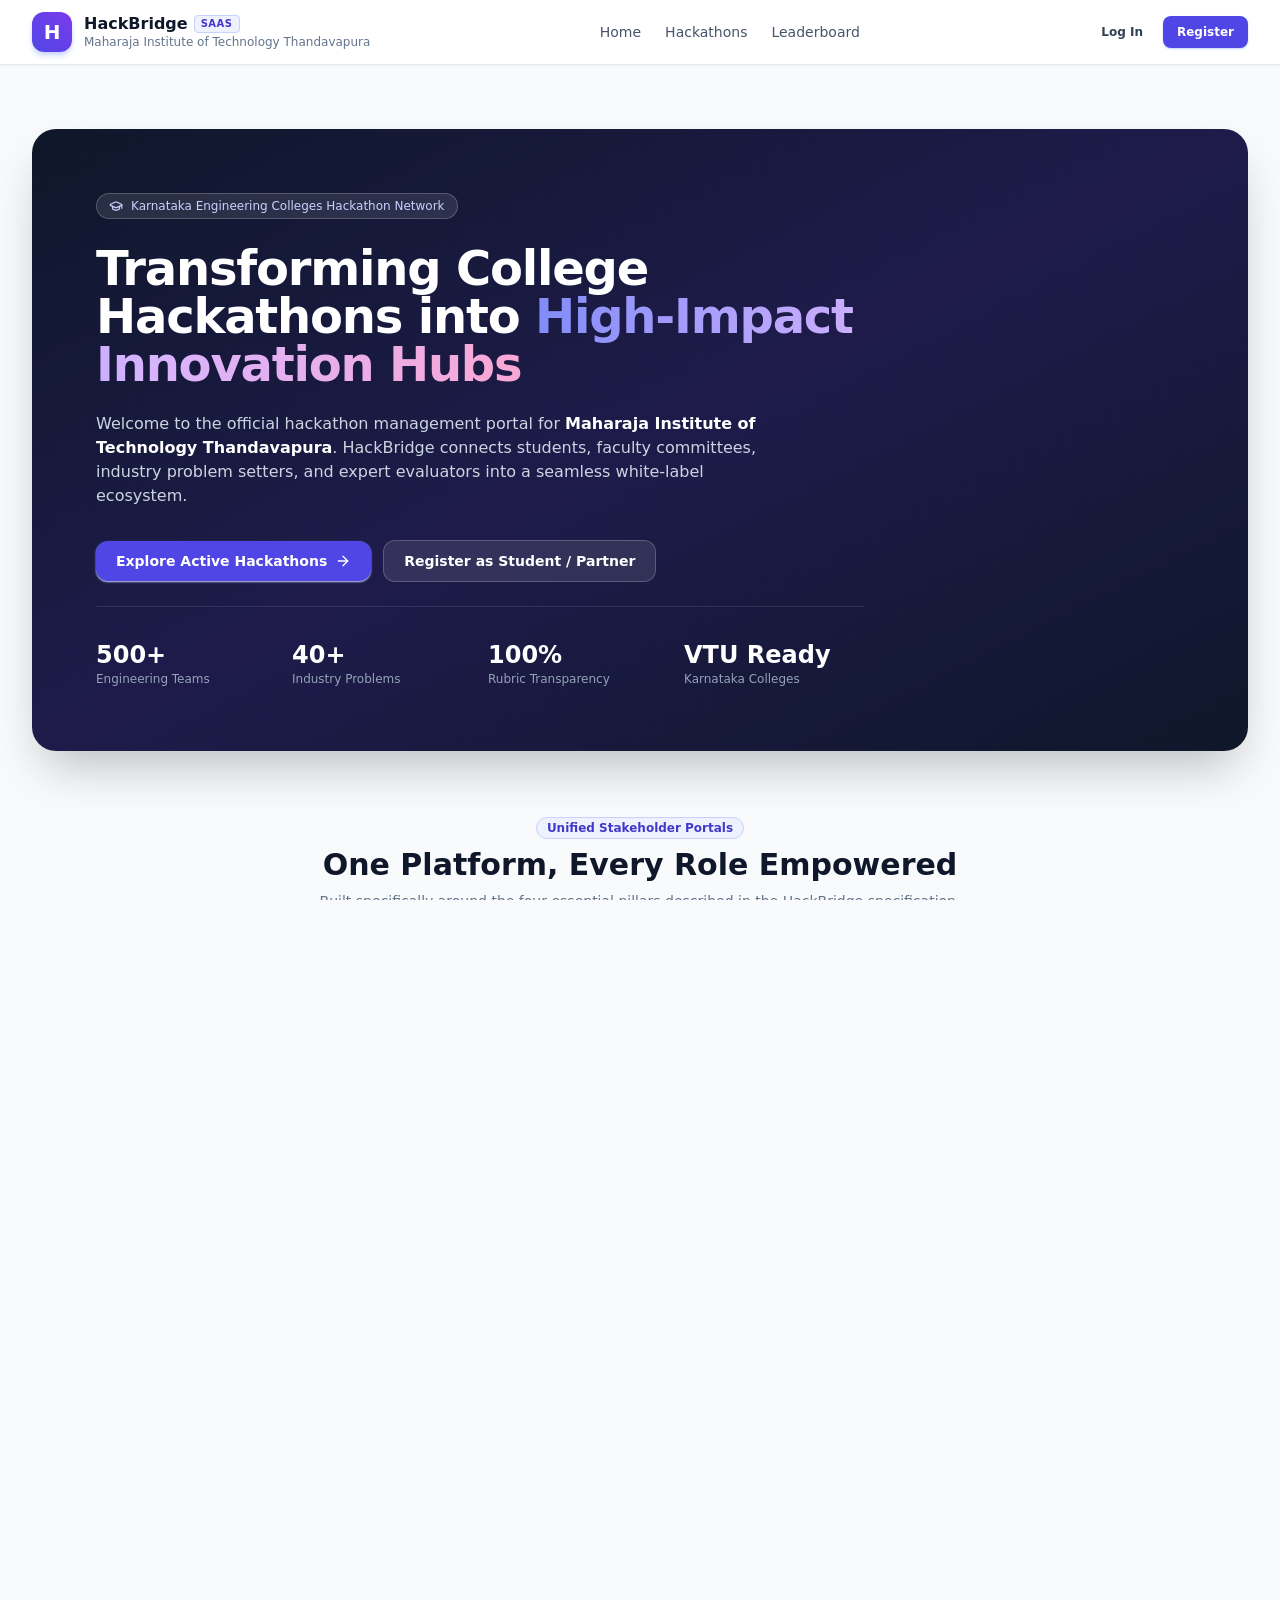
<file: static/index.html>
<!doctype html>
<html lang="en">
  <head>
    <meta charset="UTF-8" />
    <link rel="icon" type="image/svg+xml" href="/vite.svg" />
    <meta name="viewport" content="width=device-width, initial-scale=1.0" />
    <title>HackBridge - Multi-Stakeholder Hackathon Platform</title>
    <link rel="preconnect" href="https://fonts.googleapis.com">
    <link rel="preconnect" href="https://fonts.gstatic.com" crossorigin>
    <link href="https://fonts.googleapis.com/css2?family=Inter:wght@300;400;500;600;700;800&display=swap" rel="stylesheet">
    <script>
      (function() {
        function signalStreamlitReady() {
          try {
            if (window.parent && window.parent !== window) {
              window.parent.postMessage({
                isStreamlitMessage: true,
                type: "streamlit:componentReady",
                apiVersion: 1
              }, "*");
              window.parent.postMessage({
                isStreamlitMessage: true,
                type: "streamlit:setFrameHeight",
                height: Math.max(window.innerHeight, 1080)
              }, "*");
            }
          } catch (e) {}
        }
        signalStreamlitReady();
        window.addEventListener("DOMContentLoaded", signalStreamlitReady);
        window.addEventListener("load", signalStreamlitReady);
        setTimeout(signalStreamlitReady, 50);
        setTimeout(signalStreamlitReady, 200);
        setTimeout(signalStreamlitReady, 600);
        setTimeout(signalStreamlitReady, 1200);

        // Auto-focus window on mouseenter/load so wheel scroll works immediately
        window.addEventListener("mouseenter", function() { window.focus(); });
        window.addEventListener("mouseover", function() {
          if (document.activeElement === document.body || !document.activeElement) {
            window.focus();
          }
        });
        window.addEventListener("load", function() { window.focus(); });

        // Listen for scroll messages from Streamlit parent if forwarded
        window.addEventListener("message", function(event) {
          if (event.data && event.data.type === "hackbridge:scroll") {
            window.scrollBy({ top: event.data.deltaY || 0, behavior: "auto" });
          }
        });
      })();
    </script>
    <style>
      html, body {
        height: 100%;
        width: 100%;
        margin: 0;
        padding: 0;
        overflow-y: auto !important;
        overflow-x: hidden !important;
        scroll-behavior: smooth;
        -webkit-overflow-scrolling: touch;
      }
      #root {
        min-height: 100%;
        display: flex;
        flex-direction: column;
      }
    </style>
    <script type="module" crossorigin src="./assets/index-BDeQpKed.js"></script>
    <link rel="stylesheet" crossorigin href="./assets/index-DcHIK514.css">
  </head>
  <body class="bg-slate-50 text-slate-900 antialiased font-sans">
    <div id="root"></div>
  </body>
</html>
</file>
<file: static/assets/index-DcHIK514.css>
*,:before,:after{--tw-border-spacing-x: 0;--tw-border-spacing-y: 0;--tw-translate-x: 0;--tw-translate-y: 0;--tw-rotate: 0;--tw-skew-x: 0;--tw-skew-y: 0;--tw-scale-x: 1;--tw-scale-y: 1;--tw-pan-x: ;--tw-pan-y: ;--tw-pinch-zoom: ;--tw-scroll-snap-strictness: proximity;--tw-gradient-from-position: ;--tw-gradient-via-position: ;--tw-gradient-to-position: ;--tw-ordinal: ;--tw-slashed-zero: ;--tw-numeric-figure: ;--tw-numeric-spacing: ;--tw-numeric-fraction: ;--tw-ring-inset: ;--tw-ring-offset-width: 0px;--tw-ring-offset-color: #fff;--tw-ring-color: rgb(59 130 246 / .5);--tw-ring-offset-shadow: 0 0 #0000;--tw-ring-shadow: 0 0 #0000;--tw-shadow: 0 0 #0000;--tw-shadow-colored: 0 0 #0000;--tw-blur: ;--tw-brightness: ;--tw-contrast: ;--tw-grayscale: ;--tw-hue-rotate: ;--tw-invert: ;--tw-saturate: ;--tw-sepia: ;--tw-drop-shadow: ;--tw-backdrop-blur: ;--tw-backdrop-brightness: ;--tw-backdrop-contrast: ;--tw-backdrop-grayscale: ;--tw-backdrop-hue-rotate: ;--tw-backdrop-invert: ;--tw-backdrop-opacity: ;--tw-backdrop-saturate: ;--tw-backdrop-sepia: ;--tw-contain-size: ;--tw-contain-layout: ;--tw-contain-paint: ;--tw-contain-style: }::backdrop{--tw-border-spacing-x: 0;--tw-border-spacing-y: 0;--tw-translate-x: 0;--tw-translate-y: 0;--tw-rotate: 0;--tw-skew-x: 0;--tw-skew-y: 0;--tw-scale-x: 1;--tw-scale-y: 1;--tw-pan-x: ;--tw-pan-y: ;--tw-pinch-zoom: ;--tw-scroll-snap-strictness: proximity;--tw-gradient-from-position: ;--tw-gradient-via-position: ;--tw-gradient-to-position: ;--tw-ordinal: ;--tw-slashed-zero: ;--tw-numeric-figure: ;--tw-numeric-spacing: ;--tw-numeric-fraction: ;--tw-ring-inset: ;--tw-ring-offset-width: 0px;--tw-ring-offset-color: #fff;--tw-ring-color: rgb(59 130 246 / .5);--tw-ring-offset-shadow: 0 0 #0000;--tw-ring-shadow: 0 0 #0000;--tw-shadow: 0 0 #0000;--tw-shadow-colored: 0 0 #0000;--tw-blur: ;--tw-brightness: ;--tw-contrast: ;--tw-grayscale: ;--tw-hue-rotate: ;--tw-invert: ;--tw-saturate: ;--tw-sepia: ;--tw-drop-shadow: ;--tw-backdrop-blur: ;--tw-backdrop-brightness: ;--tw-backdrop-contrast: ;--tw-backdrop-grayscale: ;--tw-backdrop-hue-rotate: ;--tw-backdrop-invert: ;--tw-backdrop-opacity: ;--tw-backdrop-saturate: ;--tw-backdrop-sepia: ;--tw-contain-size: ;--tw-contain-layout: ;--tw-contain-paint: ;--tw-contain-style: }*,:before,:after{box-sizing:border-box;border-width:0;border-style:solid;border-color:#e5e7eb}:before,:after{--tw-content: ""}html,:host{line-height:1.5;-webkit-text-size-adjust:100%;-moz-tab-size:4;-o-tab-size:4;tab-size:4;font-family:ui-sans-serif,system-ui,sans-serif,"Apple Color Emoji","Segoe UI Emoji",Segoe UI Symbol,"Noto Color Emoji";font-feature-settings:normal;font-variation-settings:normal;-webkit-tap-highlight-color:transparent}body{margin:0;line-height:inherit}hr{height:0;color:inherit;border-top-width:1px}abbr:where([title]){-webkit-text-decoration:underline dotted;text-decoration:underline dotted}h1,h2,h3,h4,h5,h6{font-size:inherit;font-weight:inherit}a{color:inherit;text-decoration:inherit}b,strong{font-weight:bolder}code,kbd,samp,pre{font-family:ui-monospace,SFMono-Regular,Menlo,Monaco,Consolas,Liberation Mono,Courier New,monospace;font-feature-settings:normal;font-variation-settings:normal;font-size:1em}small{font-size:80%}sub,sup{font-size:75%;line-height:0;position:relative;vertical-align:baseline}sub{bottom:-.25em}sup{top:-.5em}table{text-indent:0;border-color:inherit;border-collapse:collapse}button,input,optgroup,select,textarea{font-family:inherit;font-feature-settings:inherit;font-variation-settings:inherit;font-size:100%;font-weight:inherit;line-height:inherit;letter-spacing:inherit;color:inherit;margin:0;padding:0}button,select{text-transform:none}button,input:where([type=button]),input:where([type=reset]),input:where([type=submit]){-webkit-appearance:button;background-color:transparent;background-image:none}:-moz-focusring{outline:auto}:-moz-ui-invalid{box-shadow:none}progress{vertical-align:baseline}::-webkit-inner-spin-button,::-webkit-outer-spin-button{height:auto}[type=search]{-webkit-appearance:textfield;outline-offset:-2px}::-webkit-search-decoration{-webkit-appearance:none}::-webkit-file-upload-button{-webkit-appearance:button;font:inherit}summary{display:list-item}blockquote,dl,dd,h1,h2,h3,h4,h5,h6,hr,figure,p,pre{margin:0}fieldset{margin:0;padding:0}legend{padding:0}ol,ul,menu{list-style:none;margin:0;padding:0}dialog{padding:0}textarea{resize:vertical}input::-moz-placeholder,textarea::-moz-placeholder{opacity:1;color:#9ca3af}input::placeholder,textarea::placeholder{opacity:1;color:#9ca3af}button,[role=button]{cursor:pointer}:disabled{cursor:default}img,svg,video,canvas,audio,iframe,embed,object{display:block;vertical-align:middle}img,video{max-width:100%;height:auto}[hidden]:where(:not([hidden=until-found])){display:none}.pointer-events-none{pointer-events:none}.visible{visibility:visible}.static{position:static}.fixed{position:fixed}.absolute{position:absolute}.relative{position:relative}.sticky{position:sticky}.inset-0{top:0;right:0;bottom:0;left:0}.-left-\[31px\]{left:-31px}.-top-4{top:-1rem}.-top-5{top:-1.25rem}.left-0{left:0}.left-1\/2{left:50%}.left-3{left:.75rem}.right-0{right:0}.right-1{right:.25rem}.top-0{top:0}.top-1{top:.25rem}.top-2\.5{top:.625rem}.isolate{isolation:isolate}.z-10{z-index:10}.z-30{z-index:30}.z-40{z-index:40}.z-50{z-index:50}.order-1{order:1}.order-2{order:2}.order-3{order:3}.mx-auto{margin-left:auto;margin-right:auto}.-mt-2{margin-top:-.5rem}.-mt-4{margin-top:-1rem}.mb-0\.5{margin-bottom:.125rem}.mb-1{margin-bottom:.25rem}.mb-1\.5{margin-bottom:.375rem}.mb-2{margin-bottom:.5rem}.mb-2\.5{margin-bottom:.625rem}.mb-3{margin-bottom:.75rem}.mb-4{margin-bottom:1rem}.mb-5{margin-bottom:1.25rem}.mb-6{margin-bottom:1.5rem}.ml-1{margin-left:.25rem}.ml-3{margin-left:.75rem}.mr-1{margin-right:.25rem}.mr-1\.5{margin-right:.375rem}.mt-0\.5{margin-top:.125rem}.mt-1{margin-top:.25rem}.mt-1\.5{margin-top:.375rem}.mt-2{margin-top:.5rem}.mt-3{margin-top:.75rem}.mt-4{margin-top:1rem}.mt-6{margin-top:1.5rem}.line-clamp-1{overflow:hidden;display:-webkit-box;-webkit-box-orient:vertical;-webkit-line-clamp:1}.line-clamp-2{overflow:hidden;display:-webkit-box;-webkit-box-orient:vertical;-webkit-line-clamp:2}.line-clamp-3{overflow:hidden;display:-webkit-box;-webkit-box-orient:vertical;-webkit-line-clamp:3}.block{display:block}.inline-block{display:inline-block}.inline{display:inline}.flex{display:flex}.inline-flex{display:inline-flex}.table{display:table}.grid{display:grid}.hidden{display:none}.h-1{height:.25rem}.h-10{height:2.5rem}.h-11{height:2.75rem}.h-12{height:3rem}.h-14{height:3.5rem}.h-16{height:4rem}.h-2{height:.5rem}.h-2\.5{height:.625rem}.h-20{height:5rem}.h-3{height:.75rem}.h-3\.5{height:.875rem}.h-4{height:1rem}.h-5{height:1.25rem}.h-6{height:1.5rem}.h-7{height:1.75rem}.h-8{height:2rem}.h-9{height:2.25rem}.h-96{height:24rem}.h-\[18px\]{height:18px}.h-full{height:100%}.max-h-80{max-height:20rem}.max-h-96{max-height:24rem}.max-h-\[75vh\]{max-height:75vh}.max-h-\[90vh\]{max-height:90vh}.min-h-\[400px\]{min-height:400px}.min-h-\[60vh\]{min-height:60vh}.min-h-\[70vh\]{min-height:70vh}.min-h-\[75vh\]{min-height:75vh}.min-h-\[80vh\]{min-height:80vh}.min-h-\[85vh\]{min-height:85vh}.min-h-\[calc\(100vh-4rem\)\]{min-height:calc(100vh - 4rem)}.min-h-screen{min-height:100vh}.w-10{width:2.5rem}.w-11{width:2.75rem}.w-12{width:3rem}.w-14{width:3.5rem}.w-16{width:4rem}.w-2{width:.5rem}.w-2\.5{width:.625rem}.w-20{width:5rem}.w-3{width:.75rem}.w-3\.5{width:.875rem}.w-4{width:1rem}.w-48{width:12rem}.w-5{width:1.25rem}.w-52{width:13rem}.w-56{width:14rem}.w-6{width:1.5rem}.w-60{width:15rem}.w-64{width:16rem}.w-7{width:1.75rem}.w-8{width:2rem}.w-80{width:20rem}.w-9{width:2.25rem}.w-96{width:24rem}.w-full{width:100%}.w-px{width:1px}.min-w-0{min-width:0px}.min-w-\[18px\]{min-width:18px}.min-w-\[200px\]{min-width:200px}.min-w-\[220px\]{min-width:220px}.max-w-2xl{max-width:42rem}.max-w-3xl{max-width:48rem}.max-w-4xl{max-width:56rem}.max-w-5xl{max-width:64rem}.max-w-6xl{max-width:72rem}.max-w-7xl{max-width:80rem}.max-w-\[120px\]{max-width:120px}.max-w-\[200px\]{max-width:200px}.max-w-lg{max-width:32rem}.max-w-md{max-width:28rem}.max-w-sm{max-width:24rem}.max-w-xl{max-width:36rem}.max-w-xs{max-width:20rem}.flex-1{flex:1 1 0%}.flex-shrink-0,.shrink-0{flex-shrink:0}.-translate-x-1\/2{--tw-translate-x: -50%;transform:translate(var(--tw-translate-x),var(--tw-translate-y)) rotate(var(--tw-rotate)) skew(var(--tw-skew-x)) skewY(var(--tw-skew-y)) scaleX(var(--tw-scale-x)) scaleY(var(--tw-scale-y))}.scale-\[0\.99\]{--tw-scale-x: .99;--tw-scale-y: .99;transform:translate(var(--tw-translate-x),var(--tw-translate-y)) rotate(var(--tw-rotate)) skew(var(--tw-skew-x)) skewY(var(--tw-skew-y)) scaleX(var(--tw-scale-x)) scaleY(var(--tw-scale-y))}@keyframes pulse{50%{opacity:.5}}.animate-pulse{animation:pulse 2s cubic-bezier(.4,0,.6,1) infinite}@keyframes spin{to{transform:rotate(360deg)}}.animate-spin{animation:spin 1s linear infinite}.cursor-not-allowed{cursor:not-allowed}.cursor-pointer{cursor:pointer}.select-none{-webkit-user-select:none;-moz-user-select:none;user-select:none}.list-inside{list-style-position:inside}.list-disc{list-style-type:disc}.grid-cols-1{grid-template-columns:repeat(1,minmax(0,1fr))}.grid-cols-2{grid-template-columns:repeat(2,minmax(0,1fr))}.grid-cols-3{grid-template-columns:repeat(3,minmax(0,1fr))}.grid-cols-4{grid-template-columns:repeat(4,minmax(0,1fr))}.flex-row{flex-direction:row}.flex-col{flex-direction:column}.flex-wrap{flex-wrap:wrap}.items-start{align-items:flex-start}.items-end{align-items:flex-end}.items-center{align-items:center}.items-baseline{align-items:baseline}.justify-end{justify-content:flex-end}.justify-center{justify-content:center}.justify-between{justify-content:space-between}.gap-0\.5{gap:.125rem}.gap-1{gap:.25rem}.gap-1\.5{gap:.375rem}.gap-2{gap:.5rem}.gap-2\.5{gap:.625rem}.gap-3{gap:.75rem}.gap-4{gap:1rem}.gap-5{gap:1.25rem}.gap-6{gap:1.5rem}.gap-8{gap:2rem}.gap-x-3{-moz-column-gap:.75rem;column-gap:.75rem}.gap-x-4{-moz-column-gap:1rem;column-gap:1rem}.gap-x-6{-moz-column-gap:1.5rem;column-gap:1.5rem}.gap-y-1{row-gap:.25rem}.gap-y-1\.5{row-gap:.375rem}.space-y-0\.5>:not([hidden])~:not([hidden]){--tw-space-y-reverse: 0;margin-top:calc(.125rem * calc(1 - var(--tw-space-y-reverse)));margin-bottom:calc(.125rem * var(--tw-space-y-reverse))}.space-y-1>:not([hidden])~:not([hidden]){--tw-space-y-reverse: 0;margin-top:calc(.25rem * calc(1 - var(--tw-space-y-reverse)));margin-bottom:calc(.25rem * var(--tw-space-y-reverse))}.space-y-1\.5>:not([hidden])~:not([hidden]){--tw-space-y-reverse: 0;margin-top:calc(.375rem * calc(1 - var(--tw-space-y-reverse)));margin-bottom:calc(.375rem * var(--tw-space-y-reverse))}.space-y-16>:not([hidden])~:not([hidden]){--tw-space-y-reverse: 0;margin-top:calc(4rem * calc(1 - var(--tw-space-y-reverse)));margin-bottom:calc(4rem * var(--tw-space-y-reverse))}.space-y-2>:not([hidden])~:not([hidden]){--tw-space-y-reverse: 0;margin-top:calc(.5rem * calc(1 - var(--tw-space-y-reverse)));margin-bottom:calc(.5rem * var(--tw-space-y-reverse))}.space-y-3>:not([hidden])~:not([hidden]){--tw-space-y-reverse: 0;margin-top:calc(.75rem * calc(1 - var(--tw-space-y-reverse)));margin-bottom:calc(.75rem * var(--tw-space-y-reverse))}.space-y-4>:not([hidden])~:not([hidden]){--tw-space-y-reverse: 0;margin-top:calc(1rem * calc(1 - var(--tw-space-y-reverse)));margin-bottom:calc(1rem * var(--tw-space-y-reverse))}.space-y-5>:not([hidden])~:not([hidden]){--tw-space-y-reverse: 0;margin-top:calc(1.25rem * calc(1 - var(--tw-space-y-reverse)));margin-bottom:calc(1.25rem * var(--tw-space-y-reverse))}.space-y-6>:not([hidden])~:not([hidden]){--tw-space-y-reverse: 0;margin-top:calc(1.5rem * calc(1 - var(--tw-space-y-reverse)));margin-bottom:calc(1.5rem * var(--tw-space-y-reverse))}.space-y-8>:not([hidden])~:not([hidden]){--tw-space-y-reverse: 0;margin-top:calc(2rem * calc(1 - var(--tw-space-y-reverse)));margin-bottom:calc(2rem * var(--tw-space-y-reverse))}.divide-y>:not([hidden])~:not([hidden]){--tw-divide-y-reverse: 0;border-top-width:calc(1px * calc(1 - var(--tw-divide-y-reverse)));border-bottom-width:calc(1px * var(--tw-divide-y-reverse))}.divide-slate-100>:not([hidden])~:not([hidden]){--tw-divide-opacity: 1;border-color:rgb(241 245 249 / var(--tw-divide-opacity, 1))}.self-center{align-self:center}.overflow-hidden{overflow:hidden}.overflow-x-auto{overflow-x:auto}.overflow-y-auto{overflow-y:auto}.truncate{overflow:hidden;text-overflow:ellipsis;white-space:nowrap}.whitespace-nowrap{white-space:nowrap}.whitespace-pre-line{white-space:pre-line}.whitespace-pre-wrap{white-space:pre-wrap}.break-words{overflow-wrap:break-word}.rounded{border-radius:.25rem}.rounded-2xl{border-radius:1rem}.rounded-3xl{border-radius:1.5rem}.rounded-full{border-radius:9999px}.rounded-lg{border-radius:.5rem}.rounded-md{border-radius:.375rem}.rounded-xl{border-radius:.75rem}.border{border-width:1px}.border-0{border-width:0px}.border-2{border-width:2px}.border-4{border-width:4px}.border-b{border-bottom-width:1px}.border-b-2{border-bottom-width:2px}.border-l{border-left-width:1px}.border-l-2{border-left-width:2px}.border-r{border-right-width:1px}.border-t{border-top-width:1px}.border-dashed{border-style:dashed}.border-amber-100{--tw-border-opacity: 1;border-color:rgb(254 243 199 / var(--tw-border-opacity, 1))}.border-amber-200{--tw-border-opacity: 1;border-color:rgb(253 230 138 / var(--tw-border-opacity, 1))}.border-amber-200\/70{border-color:#fde68ab3}.border-amber-200\/80{border-color:#fde68acc}.border-amber-300{--tw-border-opacity: 1;border-color:rgb(252 211 77 / var(--tw-border-opacity, 1))}.border-amber-400{--tw-border-opacity: 1;border-color:rgb(251 191 36 / var(--tw-border-opacity, 1))}.border-amber-500{--tw-border-opacity: 1;border-color:rgb(245 158 11 / var(--tw-border-opacity, 1))}.border-amber-500\/30{border-color:#f59e0b4d}.border-amber-600\/30{border-color:#d977064d}.border-blue-200{--tw-border-opacity: 1;border-color:rgb(191 219 254 / var(--tw-border-opacity, 1))}.border-blue-500\/30{border-color:#3b82f64d}.border-current{border-color:currentColor}.border-emerald-100{--tw-border-opacity: 1;border-color:rgb(209 250 229 / var(--tw-border-opacity, 1))}.border-emerald-200{--tw-border-opacity: 1;border-color:rgb(167 243 208 / var(--tw-border-opacity, 1))}.border-emerald-200\/60{border-color:#a7f3d099}.border-emerald-300{--tw-border-opacity: 1;border-color:rgb(110 231 183 / var(--tw-border-opacity, 1))}.border-emerald-500\/30{border-color:#10b9814d}.border-emerald-600{--tw-border-opacity: 1;border-color:rgb(5 150 105 / var(--tw-border-opacity, 1))}.border-gray-200{--tw-border-opacity: 1;border-color:rgb(229 231 235 / var(--tw-border-opacity, 1))}.border-gray-300{--tw-border-opacity: 1;border-color:rgb(209 213 219 / var(--tw-border-opacity, 1))}.border-indigo-100{--tw-border-opacity: 1;border-color:rgb(224 231 255 / var(--tw-border-opacity, 1))}.border-indigo-200{--tw-border-opacity: 1;border-color:rgb(199 210 254 / var(--tw-border-opacity, 1))}.border-indigo-300{--tw-border-opacity: 1;border-color:rgb(165 180 252 / var(--tw-border-opacity, 1))}.border-indigo-500{--tw-border-opacity: 1;border-color:rgb(99 102 241 / var(--tw-border-opacity, 1))}.border-indigo-600{--tw-border-opacity: 1;border-color:rgb(79 70 229 / var(--tw-border-opacity, 1))}.border-purple-200{--tw-border-opacity: 1;border-color:rgb(233 213 255 / var(--tw-border-opacity, 1))}.border-rose-200{--tw-border-opacity: 1;border-color:rgb(254 205 211 / var(--tw-border-opacity, 1))}.border-rose-300{--tw-border-opacity: 1;border-color:rgb(253 164 175 / var(--tw-border-opacity, 1))}.border-rose-500\/30{border-color:#f43f5e4d}.border-rose-600{--tw-border-opacity: 1;border-color:rgb(225 29 72 / var(--tw-border-opacity, 1))}.border-slate-100{--tw-border-opacity: 1;border-color:rgb(241 245 249 / var(--tw-border-opacity, 1))}.border-slate-200{--tw-border-opacity: 1;border-color:rgb(226 232 240 / var(--tw-border-opacity, 1))}.border-slate-200\/80{border-color:#e2e8f0cc}.border-slate-200\/90{border-color:#e2e8f0e6}.border-slate-300{--tw-border-opacity: 1;border-color:rgb(203 213 225 / var(--tw-border-opacity, 1))}.border-slate-400{--tw-border-opacity: 1;border-color:rgb(148 163 184 / var(--tw-border-opacity, 1))}.border-slate-600{--tw-border-opacity: 1;border-color:rgb(71 85 105 / var(--tw-border-opacity, 1))}.border-slate-800{--tw-border-opacity: 1;border-color:rgb(30 41 59 / var(--tw-border-opacity, 1))}.border-transparent{border-color:transparent}.border-white{--tw-border-opacity: 1;border-color:rgb(255 255 255 / var(--tw-border-opacity, 1))}.border-white\/10{border-color:#ffffff1a}.border-white\/15{border-color:#ffffff26}.border-white\/20{border-color:#fff3}.border-white\/30{border-color:#ffffff4d}.border-t-transparent{border-top-color:transparent}.bg-amber-100{--tw-bg-opacity: 1;background-color:rgb(254 243 199 / var(--tw-bg-opacity, 1))}.bg-amber-100\/80{background-color:#fef3c7cc}.bg-amber-100\/90{background-color:#fef3c7e6}.bg-amber-50{--tw-bg-opacity: 1;background-color:rgb(255 251 235 / var(--tw-bg-opacity, 1))}.bg-amber-50\/20{background-color:#fffbeb33}.bg-amber-50\/50{background-color:#fffbeb80}.bg-amber-500{--tw-bg-opacity: 1;background-color:rgb(245 158 11 / var(--tw-bg-opacity, 1))}.bg-amber-500\/10{background-color:#f59e0b1a}.bg-amber-600{--tw-bg-opacity: 1;background-color:rgb(217 119 6 / var(--tw-bg-opacity, 1))}.bg-amber-700\/10{background-color:#b453091a}.bg-blue-50{--tw-bg-opacity: 1;background-color:rgb(239 246 255 / var(--tw-bg-opacity, 1))}.bg-blue-500\/10{background-color:#3b82f61a}.bg-emerald-100{--tw-bg-opacity: 1;background-color:rgb(209 250 229 / var(--tw-bg-opacity, 1))}.bg-emerald-50{--tw-bg-opacity: 1;background-color:rgb(236 253 245 / var(--tw-bg-opacity, 1))}.bg-emerald-50\/40{background-color:#ecfdf566}.bg-emerald-500{--tw-bg-opacity: 1;background-color:rgb(16 185 129 / var(--tw-bg-opacity, 1))}.bg-emerald-500\/20{background-color:#10b98133}.bg-emerald-600{--tw-bg-opacity: 1;background-color:rgb(5 150 105 / var(--tw-bg-opacity, 1))}.bg-gray-100{--tw-bg-opacity: 1;background-color:rgb(243 244 246 / var(--tw-bg-opacity, 1))}.bg-gray-200{--tw-bg-opacity: 1;background-color:rgb(229 231 235 / var(--tw-bg-opacity, 1))}.bg-gray-50\/50{background-color:#f9fafb80}.bg-indigo-100{--tw-bg-opacity: 1;background-color:rgb(224 231 255 / var(--tw-bg-opacity, 1))}.bg-indigo-50{--tw-bg-opacity: 1;background-color:rgb(238 242 255 / var(--tw-bg-opacity, 1))}.bg-indigo-50\/20{background-color:#eef2ff33}.bg-indigo-50\/40{background-color:#eef2ff66}.bg-indigo-50\/50{background-color:#eef2ff80}.bg-indigo-50\/60{background-color:#eef2ff99}.bg-indigo-50\/70{background-color:#eef2ffb3}.bg-indigo-50\/80{background-color:#eef2ffcc}.bg-indigo-500{--tw-bg-opacity: 1;background-color:rgb(99 102 241 / var(--tw-bg-opacity, 1))}.bg-indigo-500\/10{background-color:#6366f11a}.bg-indigo-600{--tw-bg-opacity: 1;background-color:rgb(79 70 229 / var(--tw-bg-opacity, 1))}.bg-purple-100{--tw-bg-opacity: 1;background-color:rgb(243 232 255 / var(--tw-bg-opacity, 1))}.bg-purple-50{--tw-bg-opacity: 1;background-color:rgb(250 245 255 / var(--tw-bg-opacity, 1))}.bg-rose-100{--tw-bg-opacity: 1;background-color:rgb(255 228 230 / var(--tw-bg-opacity, 1))}.bg-rose-50{--tw-bg-opacity: 1;background-color:rgb(255 241 242 / var(--tw-bg-opacity, 1))}.bg-rose-50\/50{background-color:#fff1f280}.bg-rose-600{--tw-bg-opacity: 1;background-color:rgb(225 29 72 / var(--tw-bg-opacity, 1))}.bg-slate-100{--tw-bg-opacity: 1;background-color:rgb(241 245 249 / var(--tw-bg-opacity, 1))}.bg-slate-100\/70{background-color:#f1f5f9b3}.bg-slate-200{--tw-bg-opacity: 1;background-color:rgb(226 232 240 / var(--tw-bg-opacity, 1))}.bg-slate-300{--tw-bg-opacity: 1;background-color:rgb(203 213 225 / var(--tw-bg-opacity, 1))}.bg-slate-50{--tw-bg-opacity: 1;background-color:rgb(248 250 252 / var(--tw-bg-opacity, 1))}.bg-slate-50\/50{background-color:#f8fafc80}.bg-slate-50\/60{background-color:#f8fafc99}.bg-slate-50\/80{background-color:#f8fafccc}.bg-slate-800{--tw-bg-opacity: 1;background-color:rgb(30 41 59 / var(--tw-bg-opacity, 1))}.bg-slate-900{--tw-bg-opacity: 1;background-color:rgb(15 23 42 / var(--tw-bg-opacity, 1))}.bg-slate-900\/50{background-color:#0f172a80}.bg-slate-900\/60{background-color:#0f172a99}.bg-slate-950{--tw-bg-opacity: 1;background-color:rgb(2 6 23 / var(--tw-bg-opacity, 1))}.bg-transparent{background-color:transparent}.bg-white{--tw-bg-opacity: 1;background-color:rgb(255 255 255 / var(--tw-bg-opacity, 1))}.bg-white\/10{background-color:#ffffff1a}.bg-white\/20{background-color:#fff3}.bg-white\/5{background-color:#ffffff0d}.bg-white\/95{background-color:#fffffff2}.bg-\[linear-gradient\(to_right\,\#1f293710_1px\,transparent_1px\)\,linear-gradient\(to_bottom\,\#1f293710_1px\,transparent_1px\)\]{background-image:linear-gradient(to right,#1f293710 1px,transparent 1px),linear-gradient(to bottom,#1f293710 1px,transparent 1px)}.bg-gradient-to-b{background-image:linear-gradient(to bottom,var(--tw-gradient-stops))}.bg-gradient-to-br{background-image:linear-gradient(to bottom right,var(--tw-gradient-stops))}.bg-gradient-to-r{background-image:linear-gradient(to right,var(--tw-gradient-stops))}.bg-gradient-to-tr{background-image:linear-gradient(to top right,var(--tw-gradient-stops))}.from-amber-400{--tw-gradient-from: #fbbf24 var(--tw-gradient-from-position);--tw-gradient-to: rgb(251 191 36 / 0) var(--tw-gradient-to-position);--tw-gradient-stops: var(--tw-gradient-from), var(--tw-gradient-to)}.from-amber-500{--tw-gradient-from: #f59e0b var(--tw-gradient-from-position);--tw-gradient-to: rgb(245 158 11 / 0) var(--tw-gradient-to-position);--tw-gradient-stops: var(--tw-gradient-from), var(--tw-gradient-to)}.from-amber-500\/10{--tw-gradient-from: rgb(245 158 11 / .1) var(--tw-gradient-from-position);--tw-gradient-to: rgb(245 158 11 / 0) var(--tw-gradient-to-position);--tw-gradient-stops: var(--tw-gradient-from), var(--tw-gradient-to)}.from-indigo-400{--tw-gradient-from: #818cf8 var(--tw-gradient-from-position);--tw-gradient-to: rgb(129 140 248 / 0) var(--tw-gradient-to-position);--tw-gradient-stops: var(--tw-gradient-from), var(--tw-gradient-to)}.from-indigo-50{--tw-gradient-from: #eef2ff var(--tw-gradient-from-position);--tw-gradient-to: rgb(238 242 255 / 0) var(--tw-gradient-to-position);--tw-gradient-stops: var(--tw-gradient-from), var(--tw-gradient-to)}.from-indigo-50\/70{--tw-gradient-from: rgb(238 242 255 / .7) var(--tw-gradient-from-position);--tw-gradient-to: rgb(238 242 255 / 0) var(--tw-gradient-to-position);--tw-gradient-stops: var(--tw-gradient-from), var(--tw-gradient-to)}.from-indigo-500{--tw-gradient-from: #6366f1 var(--tw-gradient-from-position);--tw-gradient-to: rgb(99 102 241 / 0) var(--tw-gradient-to-position);--tw-gradient-stops: var(--tw-gradient-from), var(--tw-gradient-to)}.from-indigo-600{--tw-gradient-from: #4f46e5 var(--tw-gradient-from-position);--tw-gradient-to: rgb(79 70 229 / 0) var(--tw-gradient-to-position);--tw-gradient-stops: var(--tw-gradient-from), var(--tw-gradient-to)}.from-indigo-900{--tw-gradient-from: #312e81 var(--tw-gradient-from-position);--tw-gradient-to: rgb(49 46 129 / 0) var(--tw-gradient-to-position);--tw-gradient-stops: var(--tw-gradient-from), var(--tw-gradient-to)}.from-slate-900{--tw-gradient-from: #0f172a var(--tw-gradient-from-position);--tw-gradient-to: rgb(15 23 42 / 0) var(--tw-gradient-to-position);--tw-gradient-stops: var(--tw-gradient-from), var(--tw-gradient-to)}.via-indigo-800{--tw-gradient-to: rgb(55 48 163 / 0) var(--tw-gradient-to-position);--tw-gradient-stops: var(--tw-gradient-from), #3730a3 var(--tw-gradient-via-position), var(--tw-gradient-to)}.via-indigo-950{--tw-gradient-to: rgb(30 27 75 / 0) var(--tw-gradient-to-position);--tw-gradient-stops: var(--tw-gradient-from), #1e1b4b var(--tw-gradient-via-position), var(--tw-gradient-to)}.via-purple-300{--tw-gradient-to: rgb(216 180 254 / 0) var(--tw-gradient-to-position);--tw-gradient-stops: var(--tw-gradient-from), #d8b4fe var(--tw-gradient-via-position), var(--tw-gradient-to)}.via-white{--tw-gradient-to: rgb(255 255 255 / 0) var(--tw-gradient-to-position);--tw-gradient-stops: var(--tw-gradient-from), #fff var(--tw-gradient-via-position), var(--tw-gradient-to)}.to-amber-400{--tw-gradient-to: #fbbf24 var(--tw-gradient-to-position)}.to-amber-50\/40{--tw-gradient-to: rgb(255 251 235 / .4) var(--tw-gradient-to-position)}.to-amber-500{--tw-gradient-to: #f59e0b var(--tw-gradient-to-position)}.to-amber-600{--tw-gradient-to: #d97706 var(--tw-gradient-to-position)}.to-indigo-950{--tw-gradient-to: #1e1b4b var(--tw-gradient-to-position)}.to-pink-300{--tw-gradient-to: #f9a8d4 var(--tw-gradient-to-position)}.to-purple-50\/50{--tw-gradient-to: rgb(250 245 255 / .5) var(--tw-gradient-to-position)}.to-slate-900{--tw-gradient-to: #0f172a var(--tw-gradient-to-position)}.to-violet-600{--tw-gradient-to: #7c3aed var(--tw-gradient-to-position)}.to-white{--tw-gradient-to: #fff var(--tw-gradient-to-position)}.bg-\[size\:24px_24px\]{background-size:24px 24px}.bg-clip-text{-webkit-background-clip:text;background-clip:text}.object-cover{-o-object-fit:cover;object-fit:cover}.p-0{padding:0}.p-1{padding:.25rem}.p-1\.5{padding:.375rem}.p-10{padding:2.5rem}.p-12{padding:3rem}.p-16{padding:4rem}.p-2{padding:.5rem}.p-2\.5{padding:.625rem}.p-3{padding:.75rem}.p-3\.5{padding:.875rem}.p-4{padding:1rem}.p-5{padding:1.25rem}.p-6{padding:1.5rem}.p-7{padding:1.75rem}.p-8{padding:2rem}.px-1{padding-left:.25rem;padding-right:.25rem}.px-1\.5{padding-left:.375rem;padding-right:.375rem}.px-2{padding-left:.5rem;padding-right:.5rem}.px-2\.5{padding-left:.625rem;padding-right:.625rem}.px-3{padding-left:.75rem;padding-right:.75rem}.px-3\.5{padding-left:.875rem;padding-right:.875rem}.px-4{padding-left:1rem;padding-right:1rem}.px-5{padding-left:1.25rem;padding-right:1.25rem}.px-6{padding-left:1.5rem;padding-right:1.5rem}.py-0\.5{padding-top:.125rem;padding-bottom:.125rem}.py-1{padding-top:.25rem;padding-bottom:.25rem}.py-1\.5{padding-top:.375rem;padding-bottom:.375rem}.py-12{padding-top:3rem;padding-bottom:3rem}.py-16{padding-top:4rem;padding-bottom:4rem}.py-2{padding-top:.5rem;padding-bottom:.5rem}.py-2\.5{padding-top:.625rem;padding-bottom:.625rem}.py-3{padding-top:.75rem;padding-bottom:.75rem}.py-3\.5{padding-top:.875rem;padding-bottom:.875rem}.py-4{padding-top:1rem;padding-bottom:1rem}.py-6{padding-top:1.5rem;padding-bottom:1.5rem}.py-8{padding-top:2rem;padding-bottom:2rem}.pb-1{padding-bottom:.25rem}.pb-12{padding-bottom:3rem}.pb-16{padding-bottom:4rem}.pb-2{padding-bottom:.5rem}.pb-20{padding-bottom:5rem}.pb-3{padding-bottom:.75rem}.pb-4{padding-bottom:1rem}.pb-5{padding-bottom:1.25rem}.pb-6{padding-bottom:1.5rem}.pl-3{padding-left:.75rem}.pl-6{padding-left:1.5rem}.pl-8{padding-left:2rem}.pl-9{padding-left:2.25rem}.pt-0{padding-top:0}.pt-1{padding-top:.25rem}.pt-2{padding-top:.5rem}.pt-3{padding-top:.75rem}.pt-4{padding-top:1rem}.pt-5{padding-top:1.25rem}.pt-8{padding-top:2rem}.text-left{text-align:left}.text-center{text-align:center}.text-right{text-align:right}.font-mono{font-family:ui-monospace,SFMono-Regular,Menlo,Monaco,Consolas,Liberation Mono,Courier New,monospace}.font-sans{font-family:ui-sans-serif,system-ui,sans-serif,"Apple Color Emoji","Segoe UI Emoji",Segoe UI Symbol,"Noto Color Emoji"}.text-2xl{font-size:1.5rem;line-height:2rem}.text-3xl{font-size:1.875rem;line-height:2.25rem}.text-\[10px\]{font-size:10px}.text-\[11px\]{font-size:11px}.text-\[9px\]{font-size:9px}.text-base{font-size:1rem;line-height:1.5rem}.text-lg{font-size:1.125rem;line-height:1.75rem}.text-sm{font-size:.875rem;line-height:1.25rem}.text-xl{font-size:1.25rem;line-height:1.75rem}.text-xs{font-size:.75rem;line-height:1rem}.font-black{font-weight:900}.font-bold{font-weight:700}.font-extrabold{font-weight:800}.font-medium{font-weight:500}.font-normal{font-weight:400}.font-semibold{font-weight:600}.uppercase{text-transform:uppercase}.capitalize{text-transform:capitalize}.italic{font-style:italic}.leading-none{line-height:1}.leading-relaxed{line-height:1.625}.leading-snug{line-height:1.375}.leading-tight{line-height:1.25}.tracking-tight{letter-spacing:-.025em}.tracking-wider{letter-spacing:.05em}.tracking-widest{letter-spacing:.1em}.text-amber-300{--tw-text-opacity: 1;color:rgb(252 211 77 / var(--tw-text-opacity, 1))}.text-amber-400{--tw-text-opacity: 1;color:rgb(251 191 36 / var(--tw-text-opacity, 1))}.text-amber-500{--tw-text-opacity: 1;color:rgb(245 158 11 / var(--tw-text-opacity, 1))}.text-amber-600{--tw-text-opacity: 1;color:rgb(217 119 6 / var(--tw-text-opacity, 1))}.text-amber-700{--tw-text-opacity: 1;color:rgb(180 83 9 / var(--tw-text-opacity, 1))}.text-amber-800{--tw-text-opacity: 1;color:rgb(146 64 14 / var(--tw-text-opacity, 1))}.text-amber-900{--tw-text-opacity: 1;color:rgb(120 53 15 / var(--tw-text-opacity, 1))}.text-blue-300{--tw-text-opacity: 1;color:rgb(147 197 253 / var(--tw-text-opacity, 1))}.text-blue-500{--tw-text-opacity: 1;color:rgb(59 130 246 / var(--tw-text-opacity, 1))}.text-blue-600{--tw-text-opacity: 1;color:rgb(37 99 235 / var(--tw-text-opacity, 1))}.text-blue-700{--tw-text-opacity: 1;color:rgb(29 78 216 / var(--tw-text-opacity, 1))}.text-emerald-300{--tw-text-opacity: 1;color:rgb(110 231 183 / var(--tw-text-opacity, 1))}.text-emerald-400{--tw-text-opacity: 1;color:rgb(52 211 153 / var(--tw-text-opacity, 1))}.text-emerald-500{--tw-text-opacity: 1;color:rgb(16 185 129 / var(--tw-text-opacity, 1))}.text-emerald-600{--tw-text-opacity: 1;color:rgb(5 150 105 / var(--tw-text-opacity, 1))}.text-emerald-700{--tw-text-opacity: 1;color:rgb(4 120 87 / var(--tw-text-opacity, 1))}.text-emerald-800{--tw-text-opacity: 1;color:rgb(6 95 70 / var(--tw-text-opacity, 1))}.text-emerald-900{--tw-text-opacity: 1;color:rgb(6 78 59 / var(--tw-text-opacity, 1))}.text-emerald-950{--tw-text-opacity: 1;color:rgb(2 44 34 / var(--tw-text-opacity, 1))}.text-gray-400{--tw-text-opacity: 1;color:rgb(156 163 175 / var(--tw-text-opacity, 1))}.text-gray-500{--tw-text-opacity: 1;color:rgb(107 114 128 / var(--tw-text-opacity, 1))}.text-gray-600{--tw-text-opacity: 1;color:rgb(75 85 99 / var(--tw-text-opacity, 1))}.text-gray-700{--tw-text-opacity: 1;color:rgb(55 65 81 / var(--tw-text-opacity, 1))}.text-gray-800{--tw-text-opacity: 1;color:rgb(31 41 55 / var(--tw-text-opacity, 1))}.text-gray-900{--tw-text-opacity: 1;color:rgb(17 24 39 / var(--tw-text-opacity, 1))}.text-indigo-200{--tw-text-opacity: 1;color:rgb(199 210 254 / var(--tw-text-opacity, 1))}.text-indigo-300{--tw-text-opacity: 1;color:rgb(165 180 252 / var(--tw-text-opacity, 1))}.text-indigo-400{--tw-text-opacity: 1;color:rgb(129 140 248 / var(--tw-text-opacity, 1))}.text-indigo-500{--tw-text-opacity: 1;color:rgb(99 102 241 / var(--tw-text-opacity, 1))}.text-indigo-600{--tw-text-opacity: 1;color:rgb(79 70 229 / var(--tw-text-opacity, 1))}.text-indigo-700{--tw-text-opacity: 1;color:rgb(67 56 202 / var(--tw-text-opacity, 1))}.text-indigo-800{--tw-text-opacity: 1;color:rgb(55 48 163 / var(--tw-text-opacity, 1))}.text-indigo-950{--tw-text-opacity: 1;color:rgb(30 27 75 / var(--tw-text-opacity, 1))}.text-purple-500{--tw-text-opacity: 1;color:rgb(168 85 247 / var(--tw-text-opacity, 1))}.text-purple-600{--tw-text-opacity: 1;color:rgb(147 51 234 / var(--tw-text-opacity, 1))}.text-purple-700{--tw-text-opacity: 1;color:rgb(126 34 206 / var(--tw-text-opacity, 1))}.text-purple-800{--tw-text-opacity: 1;color:rgb(107 33 168 / var(--tw-text-opacity, 1))}.text-red-600{--tw-text-opacity: 1;color:rgb(220 38 38 / var(--tw-text-opacity, 1))}.text-rose-300{--tw-text-opacity: 1;color:rgb(253 164 175 / var(--tw-text-opacity, 1))}.text-rose-500{--tw-text-opacity: 1;color:rgb(244 63 94 / var(--tw-text-opacity, 1))}.text-rose-600{--tw-text-opacity: 1;color:rgb(225 29 72 / var(--tw-text-opacity, 1))}.text-rose-700{--tw-text-opacity: 1;color:rgb(190 18 60 / var(--tw-text-opacity, 1))}.text-rose-800{--tw-text-opacity: 1;color:rgb(159 18 57 / var(--tw-text-opacity, 1))}.text-rose-900{--tw-text-opacity: 1;color:rgb(136 19 55 / var(--tw-text-opacity, 1))}.text-slate-200{--tw-text-opacity: 1;color:rgb(226 232 240 / var(--tw-text-opacity, 1))}.text-slate-300{--tw-text-opacity: 1;color:rgb(203 213 225 / var(--tw-text-opacity, 1))}.text-slate-400{--tw-text-opacity: 1;color:rgb(148 163 184 / var(--tw-text-opacity, 1))}.text-slate-500{--tw-text-opacity: 1;color:rgb(100 116 139 / var(--tw-text-opacity, 1))}.text-slate-600{--tw-text-opacity: 1;color:rgb(71 85 105 / var(--tw-text-opacity, 1))}.text-slate-700{--tw-text-opacity: 1;color:rgb(51 65 85 / var(--tw-text-opacity, 1))}.text-slate-800{--tw-text-opacity: 1;color:rgb(30 41 59 / var(--tw-text-opacity, 1))}.text-slate-900{--tw-text-opacity: 1;color:rgb(15 23 42 / var(--tw-text-opacity, 1))}.text-transparent{color:transparent}.text-white{--tw-text-opacity: 1;color:rgb(255 255 255 / var(--tw-text-opacity, 1))}.underline{text-decoration-line:underline}.antialiased{-webkit-font-smoothing:antialiased;-moz-osx-font-smoothing:grayscale}.placeholder-slate-400::-moz-placeholder{--tw-placeholder-opacity: 1;color:rgb(148 163 184 / var(--tw-placeholder-opacity, 1))}.placeholder-slate-400::placeholder{--tw-placeholder-opacity: 1;color:rgb(148 163 184 / var(--tw-placeholder-opacity, 1))}.accent-indigo-600{accent-color:#4f46e5}.opacity-60{opacity:.6}.shadow-2xl{--tw-shadow: 0 25px 50px -12px rgb(0 0 0 / .25);--tw-shadow-colored: 0 25px 50px -12px var(--tw-shadow-color);box-shadow:var(--tw-ring-offset-shadow, 0 0 #0000),var(--tw-ring-shadow, 0 0 #0000),var(--tw-shadow)}.shadow-inner{--tw-shadow: inset 0 2px 4px 0 rgb(0 0 0 / .05);--tw-shadow-colored: inset 0 2px 4px 0 var(--tw-shadow-color);box-shadow:var(--tw-ring-offset-shadow, 0 0 #0000),var(--tw-ring-shadow, 0 0 #0000),var(--tw-shadow)}.shadow-lg{--tw-shadow: 0 10px 15px -3px rgb(0 0 0 / .1), 0 4px 6px -4px rgb(0 0 0 / .1);--tw-shadow-colored: 0 10px 15px -3px var(--tw-shadow-color), 0 4px 6px -4px var(--tw-shadow-color);box-shadow:var(--tw-ring-offset-shadow, 0 0 #0000),var(--tw-ring-shadow, 0 0 #0000),var(--tw-shadow)}.shadow-md{--tw-shadow: 0 4px 6px -1px rgb(0 0 0 / .1), 0 2px 4px -2px rgb(0 0 0 / .1);--tw-shadow-colored: 0 4px 6px -1px var(--tw-shadow-color), 0 2px 4px -2px var(--tw-shadow-color);box-shadow:var(--tw-ring-offset-shadow, 0 0 #0000),var(--tw-ring-shadow, 0 0 #0000),var(--tw-shadow)}.shadow-sm{--tw-shadow: 0 1px 2px 0 rgb(0 0 0 / .05);--tw-shadow-colored: 0 1px 2px 0 var(--tw-shadow-color);box-shadow:var(--tw-ring-offset-shadow, 0 0 #0000),var(--tw-ring-shadow, 0 0 #0000),var(--tw-shadow)}.shadow-xl{--tw-shadow: 0 20px 25px -5px rgb(0 0 0 / .1), 0 8px 10px -6px rgb(0 0 0 / .1);--tw-shadow-colored: 0 20px 25px -5px var(--tw-shadow-color), 0 8px 10px -6px var(--tw-shadow-color);box-shadow:var(--tw-ring-offset-shadow, 0 0 #0000),var(--tw-ring-shadow, 0 0 #0000),var(--tw-shadow)}.shadow-amber-200{--tw-shadow-color: #fde68a;--tw-shadow: var(--tw-shadow-colored)}.shadow-amber-300{--tw-shadow-color: #fcd34d;--tw-shadow: var(--tw-shadow-colored)}.shadow-amber-500\/10{--tw-shadow-color: rgb(245 158 11 / .1);--tw-shadow: var(--tw-shadow-colored)}.shadow-emerald-100{--tw-shadow-color: #d1fae5;--tw-shadow: var(--tw-shadow-colored)}.shadow-emerald-200{--tw-shadow-color: #a7f3d0;--tw-shadow: var(--tw-shadow-colored)}.shadow-indigo-200{--tw-shadow-color: #c7d2fe;--tw-shadow: var(--tw-shadow-colored)}.shadow-rose-200{--tw-shadow-color: #fecdd3;--tw-shadow: var(--tw-shadow-colored)}.outline{outline-style:solid}.ring-1{--tw-ring-offset-shadow: var(--tw-ring-inset) 0 0 0 var(--tw-ring-offset-width) var(--tw-ring-offset-color);--tw-ring-shadow: var(--tw-ring-inset) 0 0 0 calc(1px + var(--tw-ring-offset-width)) var(--tw-ring-color);box-shadow:var(--tw-ring-offset-shadow),var(--tw-ring-shadow),var(--tw-shadow, 0 0 #0000)}.ring-2{--tw-ring-offset-shadow: var(--tw-ring-inset) 0 0 0 var(--tw-ring-offset-width) var(--tw-ring-offset-color);--tw-ring-shadow: var(--tw-ring-inset) 0 0 0 calc(2px + var(--tw-ring-offset-width)) var(--tw-ring-color);box-shadow:var(--tw-ring-offset-shadow),var(--tw-ring-shadow),var(--tw-shadow, 0 0 #0000)}.ring-4{--tw-ring-offset-shadow: var(--tw-ring-inset) 0 0 0 var(--tw-ring-offset-width) var(--tw-ring-offset-color);--tw-ring-shadow: var(--tw-ring-inset) 0 0 0 calc(4px + var(--tw-ring-offset-width)) var(--tw-ring-color);box-shadow:var(--tw-ring-offset-shadow),var(--tw-ring-shadow),var(--tw-shadow, 0 0 #0000)}.ring-amber-400\/40{--tw-ring-color: rgb(251 191 36 / .4)}.ring-amber-700\/20{--tw-ring-color: rgb(180 83 9 / .2)}.ring-black\/10{--tw-ring-color: rgb(0 0 0 / .1)}.ring-black\/5{--tw-ring-color: rgb(0 0 0 / .05)}.ring-indigo-100{--tw-ring-opacity: 1;--tw-ring-color: rgb(224 231 255 / var(--tw-ring-opacity, 1))}.ring-indigo-500\/20{--tw-ring-color: rgb(99 102 241 / .2)}.ring-slate-400\/40{--tw-ring-color: rgb(148 163 184 / .4)}.ring-white{--tw-ring-opacity: 1;--tw-ring-color: rgb(255 255 255 / var(--tw-ring-opacity, 1))}.blur-3xl{--tw-blur: blur(64px);filter:var(--tw-blur) var(--tw-brightness) var(--tw-contrast) var(--tw-grayscale) var(--tw-hue-rotate) var(--tw-invert) var(--tw-saturate) var(--tw-sepia) var(--tw-drop-shadow)}.filter{filter:var(--tw-blur) var(--tw-brightness) var(--tw-contrast) var(--tw-grayscale) var(--tw-hue-rotate) var(--tw-invert) var(--tw-saturate) var(--tw-sepia) var(--tw-drop-shadow)}.backdrop-blur{--tw-backdrop-blur: blur(8px);-webkit-backdrop-filter:var(--tw-backdrop-blur) var(--tw-backdrop-brightness) var(--tw-backdrop-contrast) var(--tw-backdrop-grayscale) var(--tw-backdrop-hue-rotate) var(--tw-backdrop-invert) var(--tw-backdrop-opacity) var(--tw-backdrop-saturate) var(--tw-backdrop-sepia);backdrop-filter:var(--tw-backdrop-blur) var(--tw-backdrop-brightness) var(--tw-backdrop-contrast) var(--tw-backdrop-grayscale) var(--tw-backdrop-hue-rotate) var(--tw-backdrop-invert) var(--tw-backdrop-opacity) var(--tw-backdrop-saturate) var(--tw-backdrop-sepia)}.backdrop-blur-md{--tw-backdrop-blur: blur(12px);-webkit-backdrop-filter:var(--tw-backdrop-blur) var(--tw-backdrop-brightness) var(--tw-backdrop-contrast) var(--tw-backdrop-grayscale) var(--tw-backdrop-hue-rotate) var(--tw-backdrop-invert) var(--tw-backdrop-opacity) var(--tw-backdrop-saturate) var(--tw-backdrop-sepia);backdrop-filter:var(--tw-backdrop-blur) var(--tw-backdrop-brightness) var(--tw-backdrop-contrast) var(--tw-backdrop-grayscale) var(--tw-backdrop-hue-rotate) var(--tw-backdrop-invert) var(--tw-backdrop-opacity) var(--tw-backdrop-saturate) var(--tw-backdrop-sepia)}.backdrop-blur-sm{--tw-backdrop-blur: blur(4px);-webkit-backdrop-filter:var(--tw-backdrop-blur) var(--tw-backdrop-brightness) var(--tw-backdrop-contrast) var(--tw-backdrop-grayscale) var(--tw-backdrop-hue-rotate) var(--tw-backdrop-invert) var(--tw-backdrop-opacity) var(--tw-backdrop-saturate) var(--tw-backdrop-sepia);backdrop-filter:var(--tw-backdrop-blur) var(--tw-backdrop-brightness) var(--tw-backdrop-contrast) var(--tw-backdrop-grayscale) var(--tw-backdrop-hue-rotate) var(--tw-backdrop-invert) var(--tw-backdrop-opacity) var(--tw-backdrop-saturate) var(--tw-backdrop-sepia)}.transition{transition-property:color,background-color,border-color,text-decoration-color,fill,stroke,opacity,box-shadow,transform,filter,backdrop-filter;transition-timing-function:cubic-bezier(.4,0,.2,1);transition-duration:.15s}.transition-all{transition-property:all;transition-timing-function:cubic-bezier(.4,0,.2,1);transition-duration:.15s}.transition-colors{transition-property:color,background-color,border-color,text-decoration-color,fill,stroke;transition-timing-function:cubic-bezier(.4,0,.2,1);transition-duration:.15s}.transition-shadow{transition-property:box-shadow;transition-timing-function:cubic-bezier(.4,0,.2,1);transition-duration:.15s}.transition-transform{transition-property:transform;transition-timing-function:cubic-bezier(.4,0,.2,1);transition-duration:.15s}.duration-150{transition-duration:.15s}.duration-300{transition-duration:.3s}:root{--brand-primary: #4F46E5;--brand-secondary: #7C3AED}html,body{margin:0;padding:0;height:100%;width:100%;overflow-y:auto!important;overflow-x:hidden!important;scroll-behavior:smooth;-webkit-overflow-scrolling:touch;font-family:Inter,system-ui,-apple-system,BlinkMacSystemFont,Segoe UI,Roboto,Oxygen,Ubuntu,Cantarell,Open Sans,Helvetica Neue,sans-serif}#root{min-height:100%;display:flex;flex-direction:column}.first\:border-0:first-child{border-width:0px}.first\:pt-0:first-child{padding-top:0}.last\:border-0:last-child{border-width:0px}.last\:pb-0:last-child{padding-bottom:0}.hover\:border-amber-300:hover{--tw-border-opacity: 1;border-color:rgb(252 211 77 / var(--tw-border-opacity, 1))}.hover\:border-emerald-300:hover{--tw-border-opacity: 1;border-color:rgb(110 231 183 / var(--tw-border-opacity, 1))}.hover\:border-indigo-200:hover{--tw-border-opacity: 1;border-color:rgb(199 210 254 / var(--tw-border-opacity, 1))}.hover\:border-indigo-300:hover{--tw-border-opacity: 1;border-color:rgb(165 180 252 / var(--tw-border-opacity, 1))}.hover\:border-indigo-400:hover{--tw-border-opacity: 1;border-color:rgb(129 140 248 / var(--tw-border-opacity, 1))}.hover\:border-rose-200:hover{--tw-border-opacity: 1;border-color:rgb(254 205 211 / var(--tw-border-opacity, 1))}.hover\:border-rose-300:hover{--tw-border-opacity: 1;border-color:rgb(253 164 175 / var(--tw-border-opacity, 1))}.hover\:border-slate-300:hover{--tw-border-opacity: 1;border-color:rgb(203 213 225 / var(--tw-border-opacity, 1))}.hover\:bg-amber-100:hover{--tw-bg-opacity: 1;background-color:rgb(254 243 199 / var(--tw-bg-opacity, 1))}.hover\:bg-amber-50:hover{--tw-bg-opacity: 1;background-color:rgb(255 251 235 / var(--tw-bg-opacity, 1))}.hover\:bg-amber-50\/30:hover{background-color:#fffbeb4d}.hover\:bg-amber-600:hover{--tw-bg-opacity: 1;background-color:rgb(217 119 6 / var(--tw-bg-opacity, 1))}.hover\:bg-amber-700:hover{--tw-bg-opacity: 1;background-color:rgb(180 83 9 / var(--tw-bg-opacity, 1))}.hover\:bg-emerald-50\/30:hover{background-color:#ecfdf54d}.hover\:bg-emerald-700:hover{--tw-bg-opacity: 1;background-color:rgb(4 120 87 / var(--tw-bg-opacity, 1))}.hover\:bg-gray-200:hover{--tw-bg-opacity: 1;background-color:rgb(229 231 235 / var(--tw-bg-opacity, 1))}.hover\:bg-gray-50:hover{--tw-bg-opacity: 1;background-color:rgb(249 250 251 / var(--tw-bg-opacity, 1))}.hover\:bg-indigo-100:hover{--tw-bg-opacity: 1;background-color:rgb(224 231 255 / var(--tw-bg-opacity, 1))}.hover\:bg-indigo-50:hover{--tw-bg-opacity: 1;background-color:rgb(238 242 255 / var(--tw-bg-opacity, 1))}.hover\:bg-indigo-50\/30:hover{background-color:#eef2ff4d}.hover\:bg-indigo-600:hover{--tw-bg-opacity: 1;background-color:rgb(79 70 229 / var(--tw-bg-opacity, 1))}.hover\:bg-indigo-700:hover{--tw-bg-opacity: 1;background-color:rgb(67 56 202 / var(--tw-bg-opacity, 1))}.hover\:bg-red-50:hover{--tw-bg-opacity: 1;background-color:rgb(254 242 242 / var(--tw-bg-opacity, 1))}.hover\:bg-rose-100:hover{--tw-bg-opacity: 1;background-color:rgb(255 228 230 / var(--tw-bg-opacity, 1))}.hover\:bg-rose-50:hover{--tw-bg-opacity: 1;background-color:rgb(255 241 242 / var(--tw-bg-opacity, 1))}.hover\:bg-rose-50\/30:hover{background-color:#fff1f24d}.hover\:bg-rose-500\/20:hover{background-color:#f43f5e33}.hover\:bg-rose-700:hover{--tw-bg-opacity: 1;background-color:rgb(190 18 60 / var(--tw-bg-opacity, 1))}.hover\:bg-slate-100:hover{--tw-bg-opacity: 1;background-color:rgb(241 245 249 / var(--tw-bg-opacity, 1))}.hover\:bg-slate-200:hover{--tw-bg-opacity: 1;background-color:rgb(226 232 240 / var(--tw-bg-opacity, 1))}.hover\:bg-slate-50:hover{--tw-bg-opacity: 1;background-color:rgb(248 250 252 / var(--tw-bg-opacity, 1))}.hover\:bg-slate-50\/70:hover{background-color:#f8fafcb3}.hover\:bg-slate-50\/80:hover{background-color:#f8fafccc}.hover\:bg-slate-800:hover{--tw-bg-opacity: 1;background-color:rgb(30 41 59 / var(--tw-bg-opacity, 1))}.hover\:bg-slate-900:hover{--tw-bg-opacity: 1;background-color:rgb(15 23 42 / var(--tw-bg-opacity, 1))}.hover\:bg-white\/15:hover{background-color:#ffffff26}.hover\:bg-white\/20:hover{background-color:#fff3}.hover\:text-amber-700:hover{--tw-text-opacity: 1;color:rgb(180 83 9 / var(--tw-text-opacity, 1))}.hover\:text-blue-600:hover{--tw-text-opacity: 1;color:rgb(37 99 235 / var(--tw-text-opacity, 1))}.hover\:text-emerald-700:hover{--tw-text-opacity: 1;color:rgb(4 120 87 / var(--tw-text-opacity, 1))}.hover\:text-indigo-600:hover{--tw-text-opacity: 1;color:rgb(79 70 229 / var(--tw-text-opacity, 1))}.hover\:text-indigo-700:hover{--tw-text-opacity: 1;color:rgb(67 56 202 / var(--tw-text-opacity, 1))}.hover\:text-indigo-800:hover{--tw-text-opacity: 1;color:rgb(55 48 163 / var(--tw-text-opacity, 1))}.hover\:text-indigo-900:hover{--tw-text-opacity: 1;color:rgb(49 46 129 / var(--tw-text-opacity, 1))}.hover\:text-red-500:hover{--tw-text-opacity: 1;color:rgb(239 68 68 / var(--tw-text-opacity, 1))}.hover\:text-rose-600:hover{--tw-text-opacity: 1;color:rgb(225 29 72 / var(--tw-text-opacity, 1))}.hover\:text-slate-600:hover{--tw-text-opacity: 1;color:rgb(71 85 105 / var(--tw-text-opacity, 1))}.hover\:text-slate-700:hover{--tw-text-opacity: 1;color:rgb(51 65 85 / var(--tw-text-opacity, 1))}.hover\:text-slate-900:hover{--tw-text-opacity: 1;color:rgb(15 23 42 / var(--tw-text-opacity, 1))}.hover\:text-white:hover{--tw-text-opacity: 1;color:rgb(255 255 255 / var(--tw-text-opacity, 1))}.hover\:underline:hover{text-decoration-line:underline}.hover\:shadow-md:hover{--tw-shadow: 0 4px 6px -1px rgb(0 0 0 / .1), 0 2px 4px -2px rgb(0 0 0 / .1);--tw-shadow-colored: 0 4px 6px -1px var(--tw-shadow-color), 0 2px 4px -2px var(--tw-shadow-color);box-shadow:var(--tw-ring-offset-shadow, 0 0 #0000),var(--tw-ring-shadow, 0 0 #0000),var(--tw-shadow)}.hover\:shadow-xl:hover{--tw-shadow: 0 20px 25px -5px rgb(0 0 0 / .1), 0 8px 10px -6px rgb(0 0 0 / .1);--tw-shadow-colored: 0 20px 25px -5px var(--tw-shadow-color), 0 8px 10px -6px var(--tw-shadow-color);box-shadow:var(--tw-ring-offset-shadow, 0 0 #0000),var(--tw-ring-shadow, 0 0 #0000),var(--tw-shadow)}.focus\:border-indigo-500:focus{--tw-border-opacity: 1;border-color:rgb(99 102 241 / var(--tw-border-opacity, 1))}.focus\:border-rose-500:focus{--tw-border-opacity: 1;border-color:rgb(244 63 94 / var(--tw-border-opacity, 1))}.focus\:outline-none:focus{outline:2px solid transparent;outline-offset:2px}.focus\:ring-2:focus{--tw-ring-offset-shadow: var(--tw-ring-inset) 0 0 0 var(--tw-ring-offset-width) var(--tw-ring-offset-color);--tw-ring-shadow: var(--tw-ring-inset) 0 0 0 calc(2px + var(--tw-ring-offset-width)) var(--tw-ring-color);box-shadow:var(--tw-ring-offset-shadow),var(--tw-ring-shadow),var(--tw-shadow, 0 0 #0000)}.focus\:ring-indigo-100:focus{--tw-ring-opacity: 1;--tw-ring-color: rgb(224 231 255 / var(--tw-ring-opacity, 1))}.focus\:ring-indigo-500:focus{--tw-ring-opacity: 1;--tw-ring-color: rgb(99 102 241 / var(--tw-ring-opacity, 1))}.focus\:ring-rose-200:focus{--tw-ring-opacity: 1;--tw-ring-color: rgb(254 205 211 / var(--tw-ring-opacity, 1))}.focus\:ring-rose-500:focus{--tw-ring-opacity: 1;--tw-ring-color: rgb(244 63 94 / var(--tw-ring-opacity, 1))}.focus\:ring-slate-400:focus{--tw-ring-opacity: 1;--tw-ring-color: rgb(148 163 184 / var(--tw-ring-opacity, 1))}.focus\:ring-offset-2:focus{--tw-ring-offset-width: 2px}.disabled\:cursor-not-allowed:disabled{cursor:not-allowed}.disabled\:opacity-50:disabled{opacity:.5}.group:hover .group-hover\:scale-105{--tw-scale-x: 1.05;--tw-scale-y: 1.05;transform:translate(var(--tw-translate-x),var(--tw-translate-y)) rotate(var(--tw-rotate)) skew(var(--tw-skew-x)) skewY(var(--tw-skew-y)) scaleX(var(--tw-scale-x)) scaleY(var(--tw-scale-y))}.group:hover .group-hover\:bg-indigo-700{--tw-bg-opacity: 1;background-color:rgb(67 56 202 / var(--tw-bg-opacity, 1))}.group:hover .group-hover\:text-amber-600{--tw-text-opacity: 1;color:rgb(217 119 6 / var(--tw-text-opacity, 1))}.group:hover .group-hover\:text-emerald-600{--tw-text-opacity: 1;color:rgb(5 150 105 / var(--tw-text-opacity, 1))}.group:hover .group-hover\:text-indigo-600{--tw-text-opacity: 1;color:rgb(79 70 229 / var(--tw-text-opacity, 1))}.group:hover .group-hover\:text-rose-600{--tw-text-opacity: 1;color:rgb(225 29 72 / var(--tw-text-opacity, 1))}@media (min-width: 640px){.sm\:col-span-2{grid-column:span 2 / span 2}.sm\:w-64{width:16rem}.sm\:w-72{width:18rem}.sm\:w-96{width:24rem}.sm\:w-auto{width:auto}.sm\:max-w-md{max-width:28rem}.sm\:max-w-xs{max-width:20rem}.sm\:grid-cols-2{grid-template-columns:repeat(2,minmax(0,1fr))}.sm\:grid-cols-3{grid-template-columns:repeat(3,minmax(0,1fr))}.sm\:grid-cols-4{grid-template-columns:repeat(4,minmax(0,1fr))}.sm\:grid-cols-6{grid-template-columns:repeat(6,minmax(0,1fr))}.sm\:flex-row{flex-direction:row}.sm\:items-start{align-items:flex-start}.sm\:items-end{align-items:flex-end}.sm\:items-center{align-items:center}.sm\:whitespace-nowrap{white-space:nowrap}.sm\:p-10{padding:2.5rem}.sm\:p-12{padding:3rem}.sm\:p-6{padding:1.5rem}.sm\:p-8{padding:2rem}.sm\:px-6{padding-left:1.5rem;padding-right:1.5rem}.sm\:py-8{padding-top:2rem;padding-bottom:2rem}.sm\:text-right{text-align:right}.sm\:text-2xl{font-size:1.5rem;line-height:2rem}.sm\:text-3xl{font-size:1.875rem;line-height:2.25rem}.sm\:text-5xl{font-size:3rem;line-height:1}.sm\:text-base{font-size:1rem;line-height:1.5rem}.sm\:text-lg{font-size:1.125rem;line-height:1.75rem}.sm\:text-sm{font-size:.875rem;line-height:1.25rem}}@media (min-width: 768px){.md\:order-1{order:1}.md\:order-2{order:2}.md\:col-span-2{grid-column:span 2 / span 2}.md\:block{display:block}.md\:flex{display:flex}.md\:hidden{display:none}.md\:w-80{width:20rem}.md\:w-auto{width:auto}.md\:grid-cols-2{grid-template-columns:repeat(2,minmax(0,1fr))}.md\:grid-cols-3{grid-template-columns:repeat(3,minmax(0,1fr))}.md\:flex-row{flex-direction:row}.md\:flex-col{flex-direction:column}.md\:items-center{align-items:center}.md\:border-l{border-left-width:1px}.md\:border-t-0{border-top-width:0px}.md\:pl-6{padding-left:1.5rem}.md\:pt-0{padding-top:0}}@media (min-width: 1024px){.lg\:col-span-2{grid-column:span 2 / span 2}.lg\:col-span-5{grid-column:span 5 / span 5}.lg\:col-span-7{grid-column:span 7 / span 7}.lg\:flex{display:flex}.lg\:grid-cols-12{grid-template-columns:repeat(12,minmax(0,1fr))}.lg\:grid-cols-3{grid-template-columns:repeat(3,minmax(0,1fr))}.lg\:grid-cols-4{grid-template-columns:repeat(4,minmax(0,1fr))}.lg\:flex-row{flex-direction:row}.lg\:items-center{align-items:center}.lg\:p-16{padding:4rem}.lg\:p-8{padding:2rem}.lg\:px-8{padding-left:2rem;padding-right:2rem}}@media (prefers-color-scheme: dark){.dark\:border-gray-700{--tw-border-opacity: 1;border-color:rgb(55 65 81 / var(--tw-border-opacity, 1))}.dark\:bg-gray-700{--tw-bg-opacity: 1;background-color:rgb(55 65 81 / var(--tw-bg-opacity, 1))}.dark\:bg-gray-800{--tw-bg-opacity: 1;background-color:rgb(31 41 55 / var(--tw-bg-opacity, 1))}.dark\:bg-gray-800\/30{background-color:#1f29374d}.dark\:bg-gray-900{--tw-bg-opacity: 1;background-color:rgb(17 24 39 / var(--tw-bg-opacity, 1))}.dark\:bg-indigo-900\/40{background-color:#312e8166}.dark\:bg-indigo-950\/20{background-color:#1e1b4b33}.dark\:bg-indigo-950\/50{background-color:#1e1b4b80}.dark\:text-emerald-400{--tw-text-opacity: 1;color:rgb(52 211 153 / var(--tw-text-opacity, 1))}.dark\:text-gray-200{--tw-text-opacity: 1;color:rgb(229 231 235 / var(--tw-text-opacity, 1))}.dark\:text-gray-400{--tw-text-opacity: 1;color:rgb(156 163 175 / var(--tw-text-opacity, 1))}.dark\:text-gray-500{--tw-text-opacity: 1;color:rgb(107 114 128 / var(--tw-text-opacity, 1))}.dark\:text-indigo-400{--tw-text-opacity: 1;color:rgb(129 140 248 / var(--tw-text-opacity, 1))}.dark\:text-red-400{--tw-text-opacity: 1;color:rgb(248 113 113 / var(--tw-text-opacity, 1))}.dark\:text-white{--tw-text-opacity: 1;color:rgb(255 255 255 / var(--tw-text-opacity, 1))}.dark\:hover\:border-indigo-500:hover{--tw-border-opacity: 1;border-color:rgb(99 102 241 / var(--tw-border-opacity, 1))}.dark\:hover\:bg-gray-600:hover{--tw-bg-opacity: 1;background-color:rgb(75 85 99 / var(--tw-bg-opacity, 1))}.dark\:hover\:bg-gray-800\/50:hover{background-color:#1f293780}.dark\:hover\:bg-red-950\/30:hover{background-color:#450a0a4d}}
</file>
